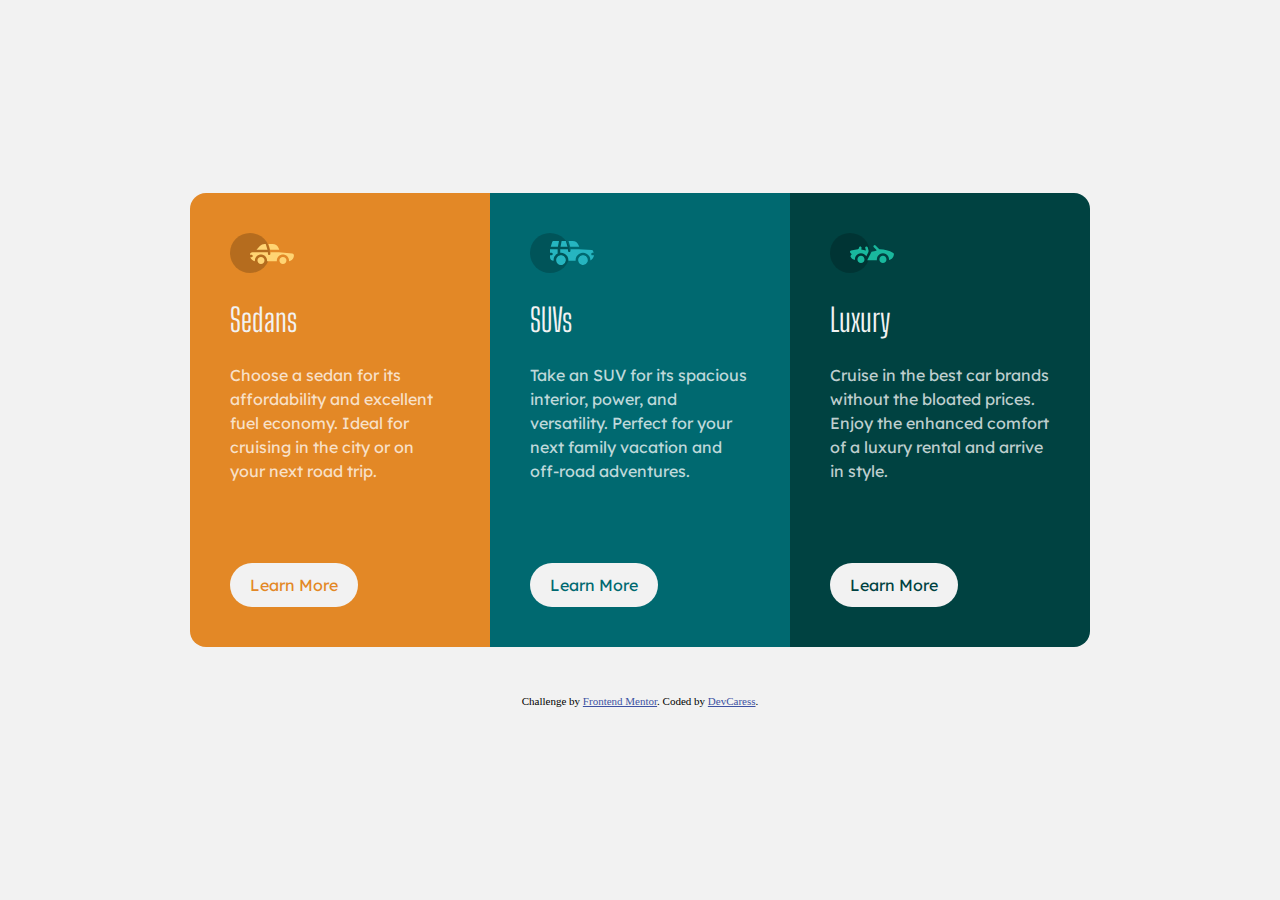
<file: 3-column-preview-card-component-main/index.html>
<!DOCTYPE html>
<html lang="en">

<head>
  <meta charset="UTF-8">
  <meta name="viewport" content="width=device-width, initial-scale=1.0">
  <!-- displays site properly based on user's device -->

  <link rel="icon" type="image/png" sizes="32x32" href="./images/favicon-32x32.png">
  <link rel="stylesheet" href="css/style.css">
  <title>Frontend Mentor | 3-column preview card component</title>

 
</head>

<body>

  <main>
    <section>
      <div class="colum">
        <div class="icon">
          <img src="images/icon-sedans.svg" alt="">
        </div>
        <div class="title">
          Sedans
        </div>
        <div class="description">
          Choose a sedan for its affordability and excellent fuel economy. Ideal for cruising in the city
      or on your next road trip.
        </div>
        <div class="btn">
          Learn More
        </div>
      </div>

      <div class="colum">
        <div class="icon">
          <img src="images/icon-suvs.svg" alt="">
        </div>
        <div class="title">
          SUVs
        </div>
        <div class="description">
          Take an SUV for its spacious interior, power, and versatility. Perfect for your next family vacation
      and off-road adventures.
        </div>
        <div class="btn">
          Learn More
        </div>
      </div>

      <div class="colum">
        <div class="icon">
          <img src="images/icon-luxury.svg" alt="">
        </div>
        <div class="title">
          Luxury
        </div>
        <div class="description">
          Cruise in the best car brands without the bloated prices. Enjoy the enhanced comfort of a luxury
      rental and arrive in style.
        </div>
        <div class="btn">
          Learn More
        </div>
      </div>

    </section>

    <div class="attribution">
      Challenge by <a href="https://www.frontendmentor.io?ref=challenge" target="_blank">Frontend Mentor</a>.
      Coded by <a href="#">DevCaress</a>.
    </div>
  </main>
</body>

</html>
</file>
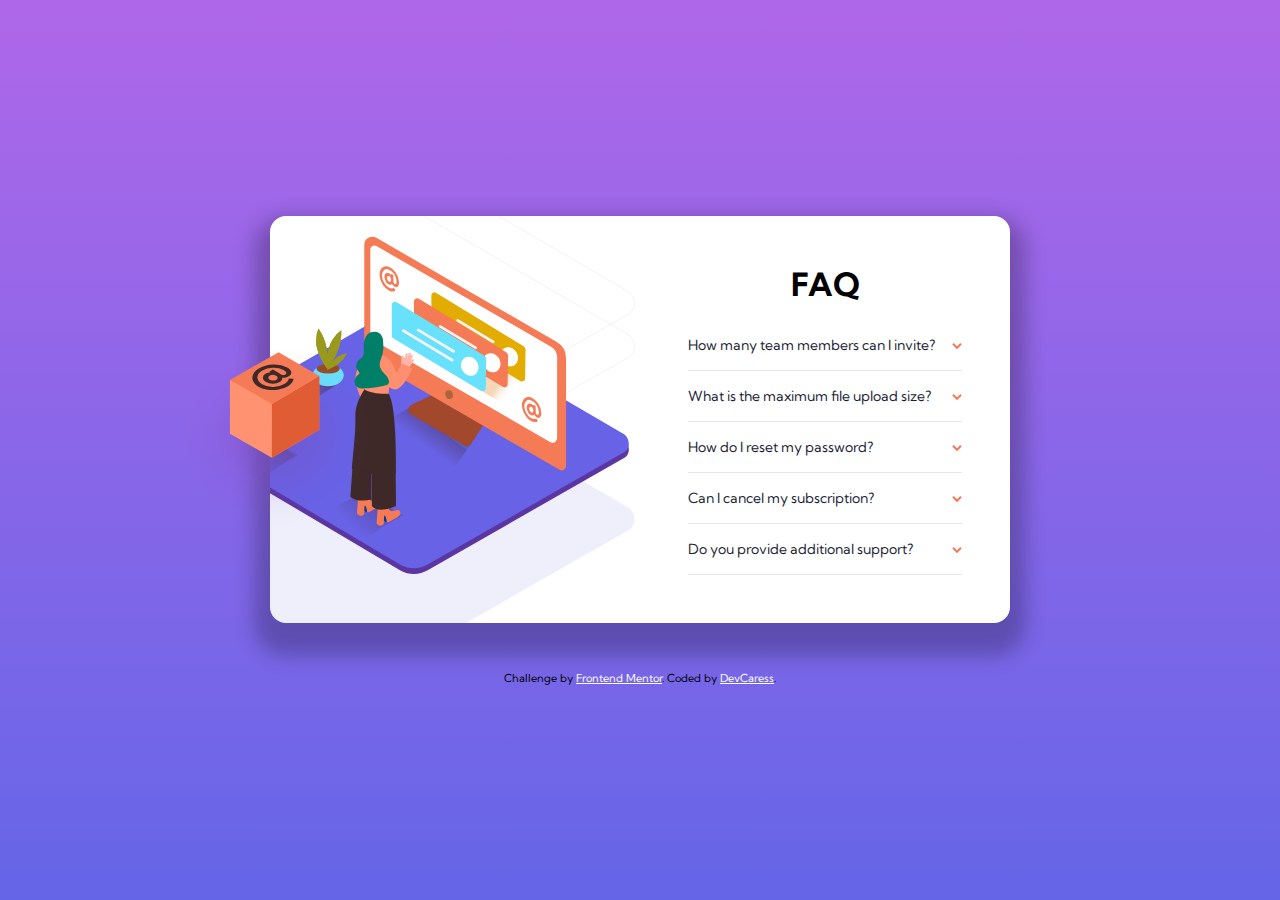
<file: faq-accordion-card-main/index.html>
<!DOCTYPE html>
<html lang="en">

<head>
  <meta charset="UTF-8">
  <meta name="viewport" content="width=device-width, initial-scale=1.0">
  <!-- displays site properly based on user's device -->

  <link rel="icon" type="image/png" sizes="32x32" href="./images/favicon-32x32.png">
  <link rel="stylesheet" href="css/style.css">
  <title>Frontend Mentor | FAQ Accordion Card</title>


</head>

<body>
  <main>

    <div class="faq">

      <div class="img">
        
      </div>

      <div class="content">

        <div class="content-title">
          FAQ
        </div>

        <div class="question">
          <div class="title">
            <div class="text">
              How many team members can I invite?
            </div>
            <div class="arrow"></div>
          </div>
          <div class="answer">
            You can invite up to 2 additional users on the Free plan. There is no limit on
            team members for the Premium plan.
          </div>
        </div>

        <div class="question">
          <div class="title">
            <div class="text">
              What is the maximum file upload size?
            </div>
            <div class="arrow"></div>
          </div>
          <div class="answer">
            No more than 2GB. All files in your account must fit your allotted storage space.

          </div>
        </div>

        <div class="question">
          <div class="title">
            <div class="text">
              How do I reset my password?
            </div>
            <div class="arrow"></div>
          </div>
          <div class="answer">
            Click “Forgot password” from the login page or “Change password” from your profile page.
            A reset link will be emailed to you.
          </div>
        </div>

        <div class="question">
          <div class="title">
            <div class="text">
              Can I cancel my subscription?
            </div>
            <div class="arrow"></div>
          </div>
          <div class="answer">
            Yes! Send us a message and we’ll process your request no questions asked.

          </div>
        </div>

        <div class="question">
          <div class="title">
            <div class="text">
              Do you provide additional support?
            </div>
            <div class="arrow"></div>
          </div>
          <div class="answer">
            Chat and email support is available 24/7. Phone lines are open during normal business hours.
          </div>
        </div>
      </div>

    </div>

    <div class="attribution">
      Challenge by <a href="https://www.frontendmentor.io?ref=challenge" target="_blank">Frontend Mentor</a>.
      Coded by <a href="#">DevCaress</a>.
    </div>
  </main>

  <script src="js/app.js"></script>
</body>

</html>
</file>
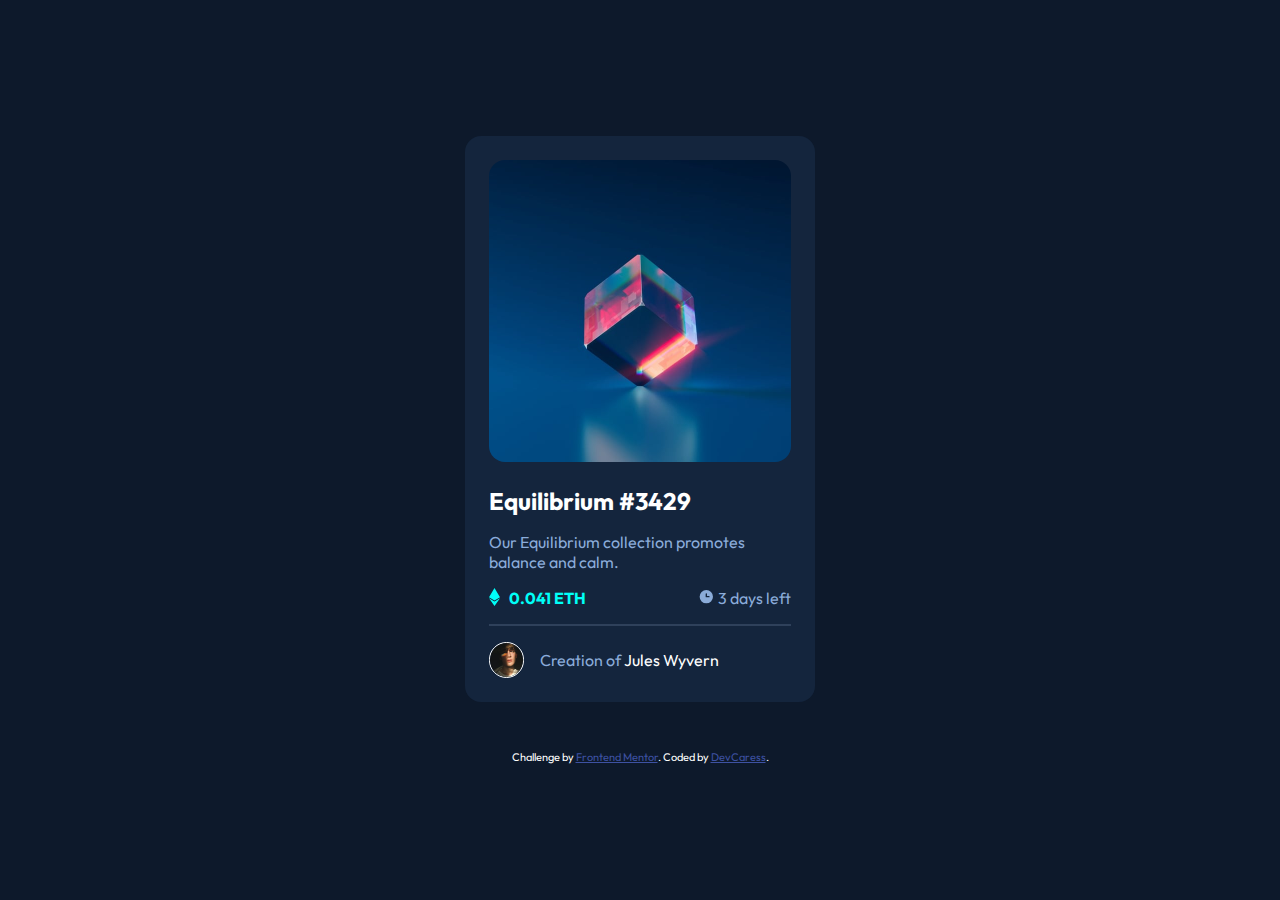
<file: nft-preview-card-component-main/index.html>
<!DOCTYPE html>
<html lang="en">

<head>
  <meta charset="UTF-8">
  <meta name="viewport" content="width=device-width, initial-scale=1.0">
  <!-- displays site properly based on user's device -->

  <link rel="icon" type="image/png" sizes="32x32" href="./images/favicon-32x32.png">
  <link rel="stylesheet" href="css/style.css">
  <title>Frontend Mentor | NFT preview card component</title>

</head>

<body>

  <main>
    <article>

      <div class="img">
        <div class="eye-container">
          <img class="eye" src="images/icon-view.svg" alt="">
        </div>
      </div>
  
      <div class="info">
        <div class="title">Equilibrium #3429</div>
        <div class="description"> Our Equilibrium collection promotes balance and calm.</div>
        <div class="specs">
          <span class="price">0.041 ETH</span>
          <span class="time">3 days left</span>   
        </div>  
      </div>
  
      <div class="profile">
        <img src="images/image-avatar.png" alt="">
        <p>Creation of <a href="#">Jules Wyvern</a></p>
      </div>
  
    </article>
  
    <div class="attribution">
      Challenge by <a href="https://www.frontendmentor.io?ref=challenge" target="_blank">Frontend Mentor</a>.
      Coded by <a href="#">DevCaress</a>.
    </div>
  </main>

</body>

</html>
</file>
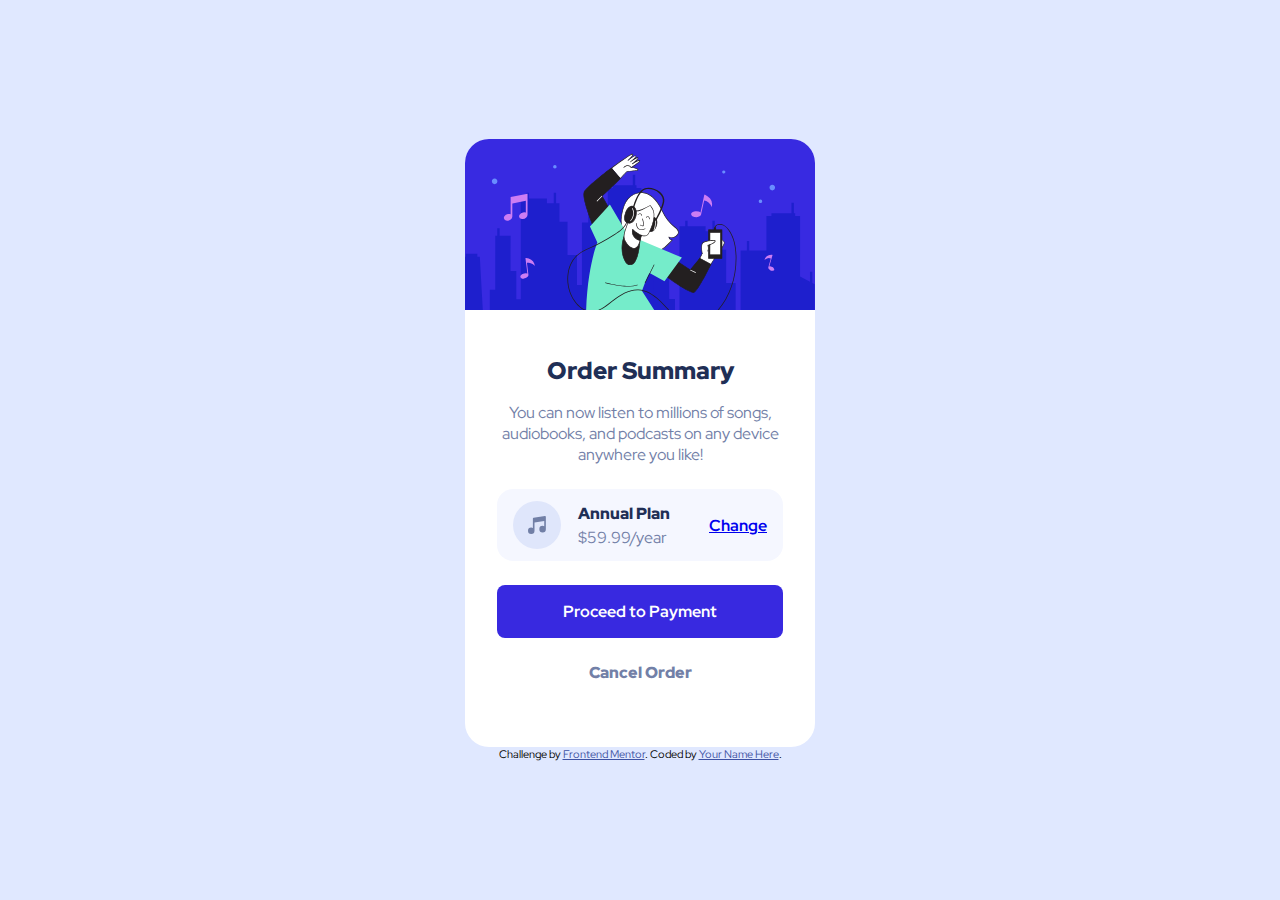
<file: order-summary-component-main/index.html>
<!DOCTYPE html>
<html lang="en">

<head>
  <meta charset="UTF-8">
  <meta name="viewport" content="width=device-width, initial-scale=1.0">
  <!-- displays site properly based on user's device -->

  <link rel="icon" type="image/png" sizes="32x32" href="./images/favicon-32x32.png">
  <link rel="stylesheet" href="css/style.css">
  <title>Frontend Mentor | Order summary card</title>

</head>

<body>

  <main>
    <article>
      <div class="img">
        <img src="images/illustration-hero.svg" alt="">
      </div>
      <div class="info">

        <div class="title">
          Order Summary
        </div>

        <div class="description">
          <p>You can now listen to millions of songs, audiobooks, and podcasts on any
            device anywhere you like!</p>
        </div>

        <div class="membership">

          <div class="left">
            <img src="images/icon-music.svg" alt="">
            <div class="membership-name">
              Annual Plan
            </div>
            <div class="price">
              $59.99/year
            </div>
          </div>

          <div class="right">
            <a href="#">Change</a>
          </div>

          
        </div>

        <div class="btns">
          <div class="pay">Proceed to Payment</div>
          <div class="cancel">Cancel Order</div>
        </div>

      </div>

    </article>

    <div class="attribution">
      Challenge by <a href="https://www.frontendmentor.io?ref=challenge" target="_blank">Frontend Mentor</a>.
      Coded by <a href="#">Your Name Here</a>.
    </div>
  </main>

</body>

</html>
</file>
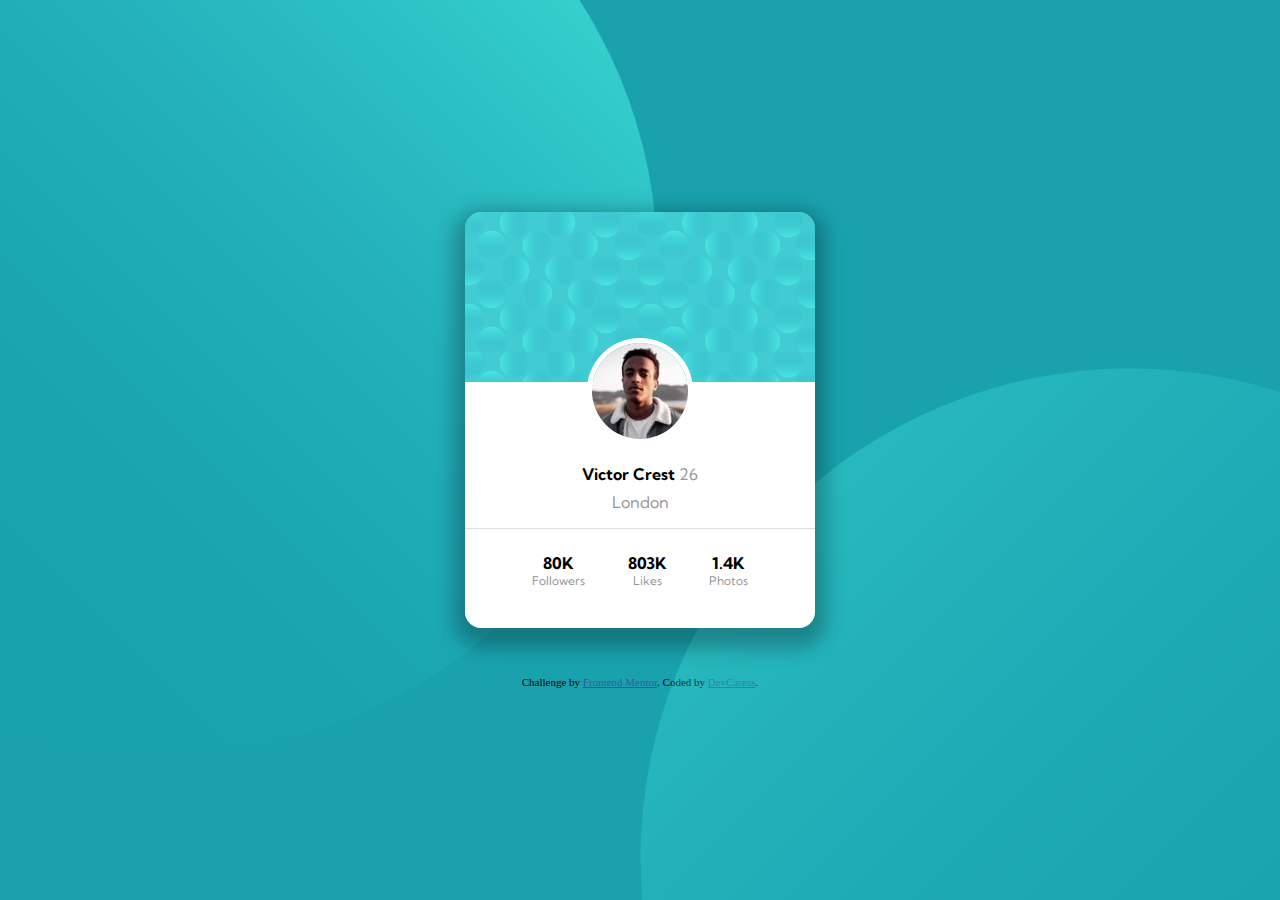
<file: profile-card-component-main/index.html>
<!DOCTYPE html>
<html lang="en">

<head>
  <meta charset="UTF-8">
  <meta name="viewport" content="width=device-width, initial-scale=1.0">
  <!-- displays site properly based on user's device -->

  <link rel="icon" type="image/png" sizes="32x32" href="./images/favicon-32x32.png">
  <link rel="stylesheet" href="css/style.css">
  <title>Frontend Mentor | Profile card component</title>


</head>

<body>
  <main>

    <div class="card">
      <div class="img"></div>
      <div class="content">
        
        <div class="img-profile">
          <img src="images/image-victor.jpg" alt="">
        </div>

        <div class="user">
          <div>Victor Crest <span>26</span></div>
          <div>London</div>
        </div>

        <div class="numbers">
          <div class="number">
            <span>80K</span>
            <span>Followers</span>
          </div>
          <div class="number">
            <span>803K</span>
            <span>Likes</span>
          </div>
          <div class="number">
            <span>1.4K</span>
            <span>Photos</span>
          </div>
        </div>
      </div>
    </div>

    <div class="attribution">
      Challenge by <a href="https://www.frontendmentor.io?ref=challenge" target="_blank">Frontend Mentor</a>.
      Coded by <a href="#">DevCaress</a>.
    </div>
  </main>
</body>

</html>
</file>
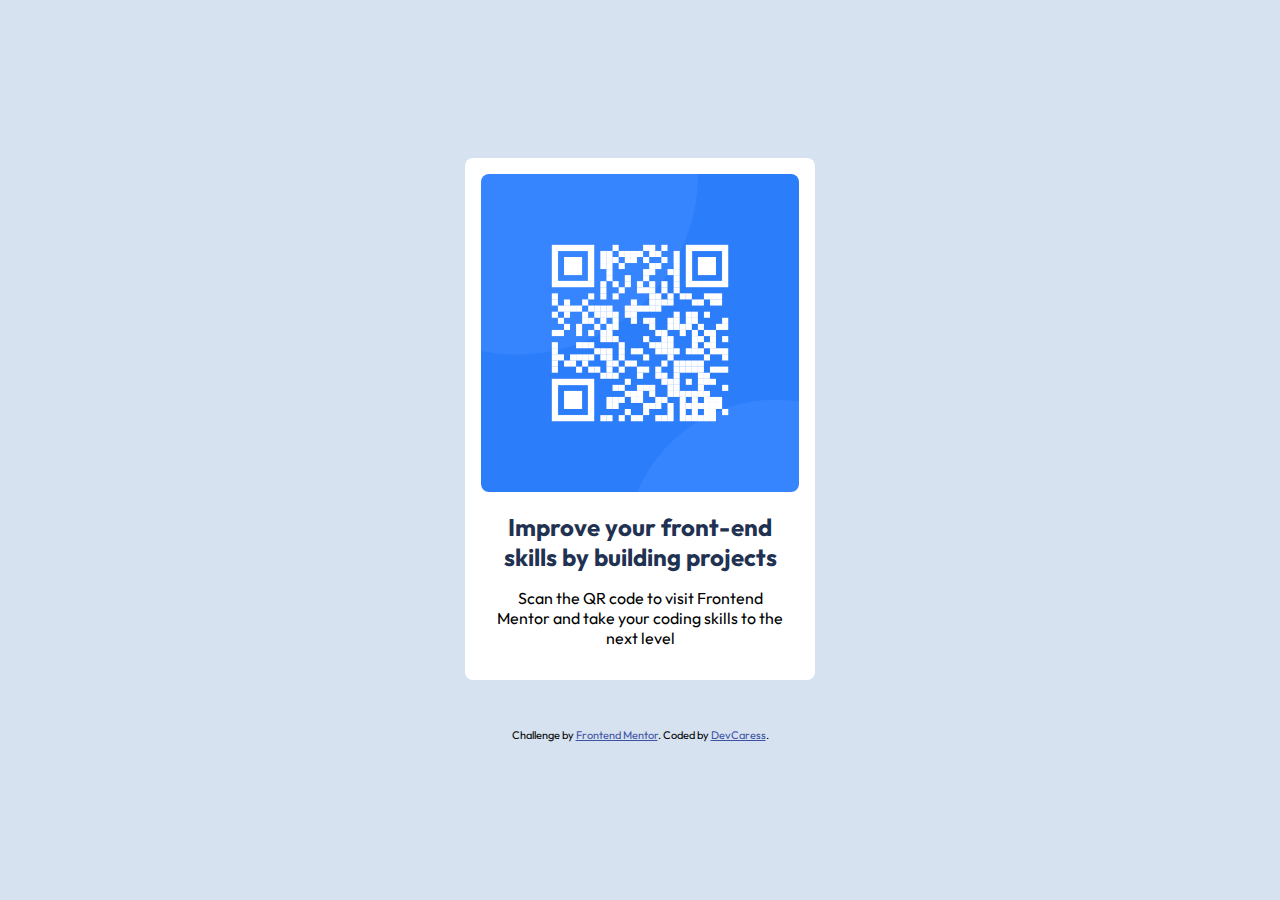
<file: qr-code-component-main/index.html>
<!DOCTYPE html>
<html lang="en">

<head>
  <meta charset="UTF-8">
  <meta name="viewport" content="width=device-width, initial-scale=1.0">
  <!-- displays site properly based on user's device -->

  <link rel="icon" type="image/png" sizes="32x32" href="./images/favicon-32x32.png">
  <link rel="stylesheet" href="css/style.css">
  <title>Frontend Mentor | QR code component</title>


</head>

<body>

  <main>
    <article>

      <div class="img">
        <img src="images/image-qr-code.png" alt="">
      </div>

      <div class="info">
        <h2 class="title">
          Improve your front-end skills by building projects
        </h2>

        <p>
          Scan the QR code to visit Frontend Mentor and take your coding skills to the next level

        </p>

      </div>

    </article>

    <div class="attribution">
      Challenge by <a href="https://www.frontendmentor.io?ref=challenge" target="_blank">Frontend Mentor</a>.
      Coded by <a href="https://github.com/DevCaress/">DevCaress</a>.
    </div>

  </main>
</body>

</html>
</file>
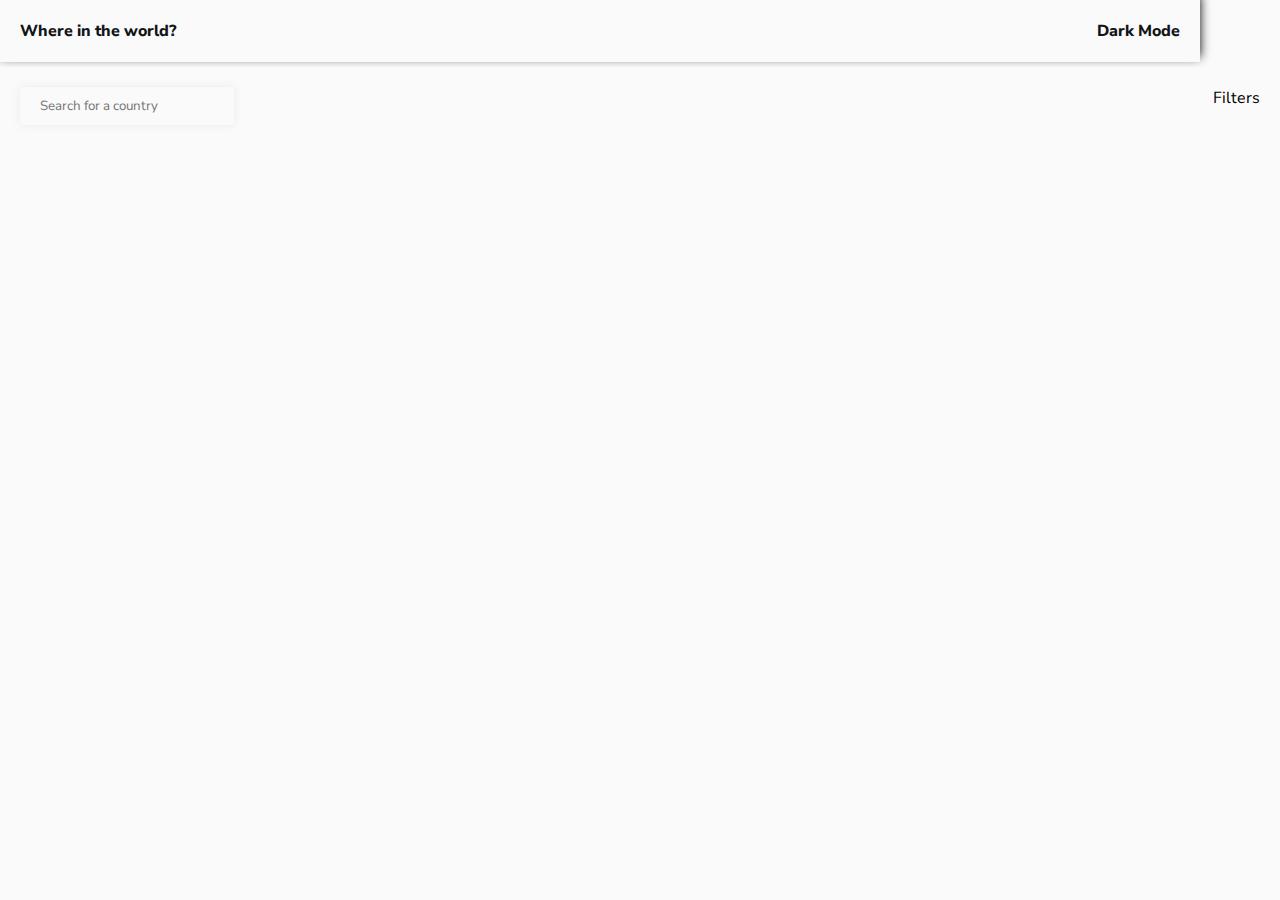
<file: rest-countries-api-with-color-theme-switcher-master/index.html>
<!DOCTYPE html>
<html lang="en">
<head>
    <meta charset="UTF-8">
    <meta http-equiv="X-UA-Compatible" content="IE=edge">
    <meta name="viewport" content="width=device-width, initial-scale=1.0">
    <link rel="stylesheet" href="css/style.css">
    <title>Rest Countries</title>
</head>
<body>
    
    <nav>
        <div>
            <span>Where in the world?</span>
        </div>
        <div>
            <span>Dark Mode</span>
        </div>
    </nav>

    <main>
        <section>
            <div>
                <input type="text" name="search" id="search" placeholder="Search for a country">
            </div>
            <div>
                Filters
            </div>
        </section>
        <section class="cards">
            
        </section>
    </main>

    <script src="js/main.js"></script>
</body>
</html>
</file>
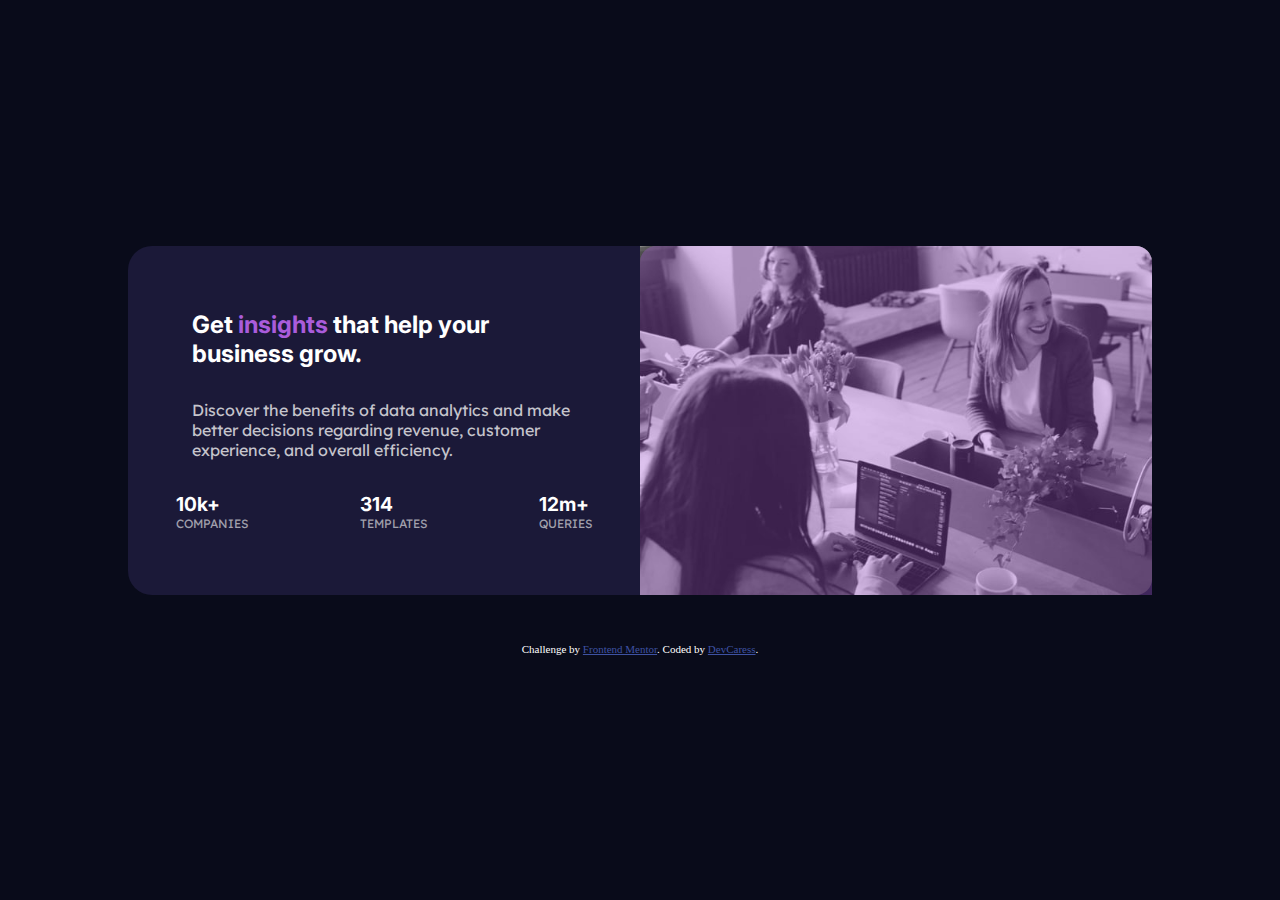
<file: stats-preview-card-component-main/index.html>
<!DOCTYPE html>
<html lang="en">

<head>
  <meta charset="UTF-8">
  <meta name="viewport" content="width=device-width, initial-scale=1.0">
  <!-- displays site properly based on user's device -->

  <link rel="icon" type="image/png" sizes="32x32" href="./images/favicon-32x32.png">
  <link rel="stylesheet" href="css/style.css">
  <title>Frontend Mentor | Stats preview card component</title>

</head>

<body>

  <main>
    <div class="header">
      <div class="img">

      </div>

      <div class="section-2">
        <div class="title">
          Get <span>insights</span> that help your business grow.
        </div>

        <div class="description">
          Discover the benefits of data analytics and make better decisions regarding revenue, customer
          experience, and overall efficiency.
        </div>

        <div class="numbers">
          <div class="heads">
            <div class="head-h1">10k+</div>
            <div class="head-h2">companies</div>
          </div>
          <div class="heads">
            <div class="head-h1">314</div>
            <div class="head-h2">templates</div>
          </div>
          <div class="heads">
            <div class="head-h1">12m+</div>
            <div class="head-h2">queries</div>
          </div>

        </div>
      </div>

    </div>

    <div class="attribution">
      Challenge by <a href="https://www.frontendmentor.io?ref=challenge" target="_blank">Frontend Mentor</a>.
      Coded by <a href="#">DevCaress</a>.
    </div>
  </main>
</body>

</html>
</file>
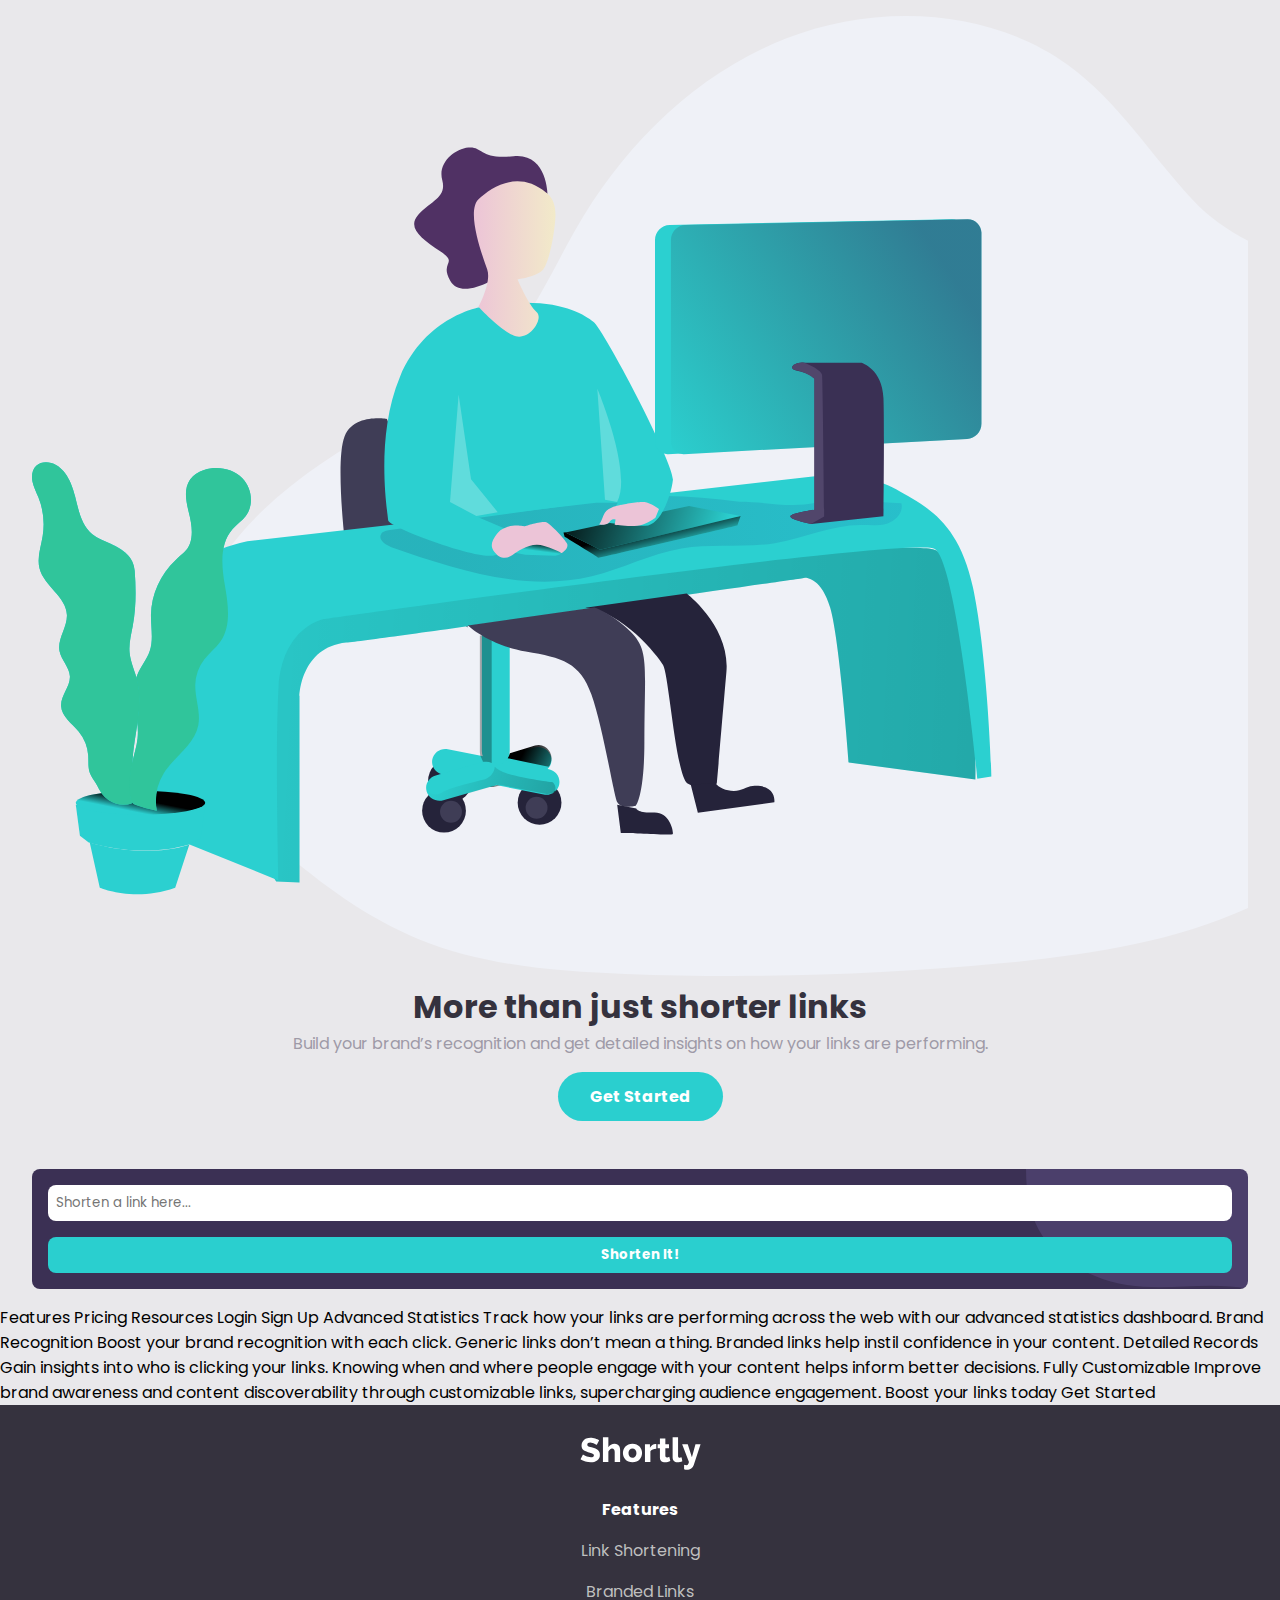
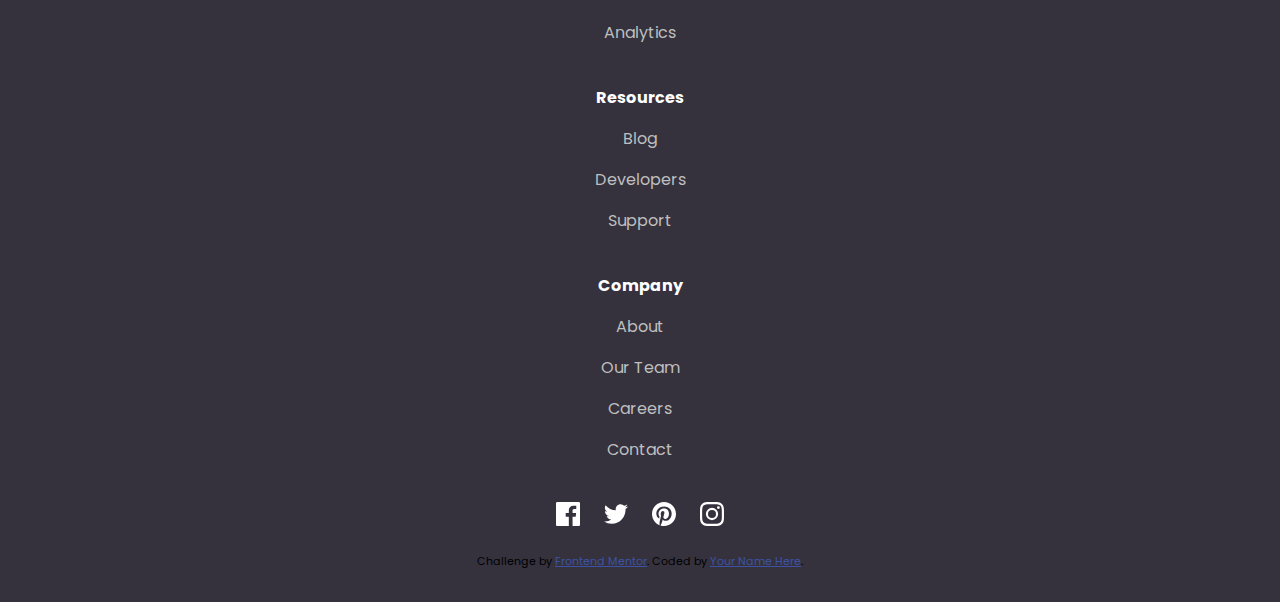
<file: url-shortening-api-master/index.html>
<!DOCTYPE html>
<html lang="en">

<head>
  <meta charset="UTF-8">
  <meta name="viewport" content="width=device-width, initial-scale=1.0">
  <!-- displays site properly based on user's device -->

  <link rel="icon" type="image/png" sizes="32x32" href="./images/favicon-32x32.png">
  <link rel="stylesheet" href="css/style.css">
  <title>Frontend Mentor | Shortly URL shortening API Challenge</title>

  <!-- Feel free to remove these styles or customise in your own stylesheet 👍 -->
  <style>
    .attribution {
      font-size: 11px;
      text-align: center;
    }

    .attribution a {
      color: hsl(228, 45%, 44%);
    }
  </style>
</head>

<body>

 <main>
  <section>
    <div class="fst--left">
      <img src="images/illustration-working.svg" alt="">
    </div>
    <div class="fst--right">

      <div class="title">
        More than just shorter links
      </div>

      <div class="desc">
        Build your brand’s recognition and get detailed insights on how your links are performing.
      </div>
      
      <div class="btn">
        Get Started
      </div>

     
    </div>
  </section>

  <section>
    
    <form action="">
      <input type="text" placeholder="Shorten a link here...">
      <input type="submit" value="Shorten It!">
    </form>

    <div class="shorts"></div>
  
  </section>

 </main>

  Features
  Pricing
  Resources

  Login
  Sign Up



  

  Advanced Statistics

  Track how your links are performing across the web with our
  advanced statistics dashboard.

  Brand Recognition

  Boost your brand recognition with each click. Generic links don’t
  mean a thing. Branded links help instil confidence in your content.

  Detailed Records

  Gain insights into who is clicking your links. Knowing when and where
  people engage with your content helps inform better decisions.

  Fully Customizable

  Improve brand awareness and content discoverability through customizable
  links, supercharging audience engagement.

  Boost your links today

  Get Started

  <footer>

    <div class="footer-colum">
      <svg xmlns="http://www.w3.org/2000/svg" width="121" height="33">
        <path fill="#fff"
          d="M16.715 7.932c-.068-.09-.306-.26-.714-.51s-.918-.51-1.53-.782-1.281-.51-2.006-.714a8.005 8.005 0 00-2.176-.306c-1.995 0-2.992.669-2.992 2.006 0 .408.107.748.323 1.02.215.272.532.516.952.731.419.215.946.414 1.58.595l1.406.393.805.219c1.156.317 2.198.663 3.128 1.037.929.374 1.717.839 2.363 1.394a5.647 5.647 0 011.496 2.023c.35.793.527 1.745.527 2.856 0 1.36-.255 2.51-.765 3.451-.51.94-1.185 1.7-2.023 2.278-.84.578-1.802.997-2.89 1.258-1.088.26-2.21.391-3.366.391a19.68 19.68 0 01-5.44-.799c-.884-.26-1.74-.572-2.567-.935A14.358 14.358 0 01.53 22.28l2.448-4.862c.09.113.385.329.884.646.498.317 1.116.635 1.853.952.736.317 1.558.6 2.465.85.906.25 1.824.374 2.754.374 1.972 0 2.958-.6 2.958-1.802 0-.453-.148-.827-.442-1.122-.295-.295-.703-.561-1.224-.799a12.455 12.455 0 00-1.504-.56l-1.702-.495-.976-.288c-1.111-.34-2.074-.708-2.89-1.105-.816-.397-1.49-.856-2.023-1.377a5.003 5.003 0 01-1.19-1.802c-.261-.68-.391-1.473-.391-2.38 0-1.27.238-2.391.714-3.366a7.266 7.266 0 011.938-2.465 8.435 8.435 0 012.839-1.513c1.076-.34 2.215-.51 3.417-.51.838 0 1.666.08 2.482.238.816.159 1.598.363 2.346.612.748.25 1.445.533 2.09.85.647.317 1.242.635 1.786.952l-2.448 4.624zM40.139 25h-5.44V14.97c0-1.156-.227-2.006-.68-2.55-.454-.544-1.077-.816-1.87-.816-.318 0-.663.074-1.037.221a4.173 4.173 0 00-1.088.646 5.827 5.827 0 00-.97 1.003 4.4 4.4 0 00-.68 1.292V25h-5.44V.18h5.44v9.962a6.786 6.786 0 012.602-2.465c1.076-.578 2.26-.867 3.553-.867 1.201 0 2.17.21 2.907.629.736.42 1.303.952 1.7 1.598.396.646.663 1.371.799 2.176.136.805.204 1.592.204 2.363V25zm12.34.34c-1.519 0-2.873-.25-4.063-.748-1.19-.499-2.193-1.173-3.01-2.023a8.54 8.54 0 01-1.852-2.958 9.97 9.97 0 01-.63-3.519c0-1.224.21-2.397.63-3.519a8.54 8.54 0 011.853-2.958c.816-.85 1.819-1.53 3.009-2.04s2.544-.765 4.063-.765c1.519 0 2.867.255 4.046.765 1.179.51 2.176 1.19 2.992 2.04a8.754 8.754 0 011.87 2.958 9.736 9.736 0 01.646 3.519 9.97 9.97 0 01-.63 3.519 8.54 8.54 0 01-1.852 2.958c-.816.85-1.82 1.524-3.01 2.023-1.19.499-2.543.748-4.062.748zM48.5 16.092c0 1.405.374 2.533 1.122 3.383.748.85 1.7 1.275 2.856 1.275a3.59 3.59 0 001.564-.34c.476-.227.89-.544 1.24-.952a4.57 4.57 0 00.834-1.479 5.632 5.632 0 00.306-1.887c0-1.405-.374-2.533-1.122-3.383-.748-.85-1.689-1.275-2.822-1.275a3.702 3.702 0 00-2.84 1.292 4.57 4.57 0 00-.832 1.479 5.632 5.632 0 00-.306 1.887zm27.776-4.284c-1.315.023-2.505.238-3.57.646-1.065.408-1.836 1.02-2.312 1.836V25h-5.44V7.15h4.998v3.604c.612-1.201 1.4-2.142 2.363-2.822.963-.68 1.989-1.031 3.077-1.054h.544c.113 0 .227.011.34.034v4.896zm14.074 12.24a21.71 21.71 0 01-2.567.884c-.963.272-1.932.408-2.907.408-.68 0-1.32-.085-1.92-.255a4.286 4.286 0 01-1.582-.816c-.453-.374-.81-.867-1.07-1.479-.262-.612-.392-1.349-.392-2.21v-9.316h-2.278V7.15h2.278V1.472h5.44V7.15h3.638v4.114h-3.638v7.446c0 .59.147 1.014.442 1.275.295.26.669.391 1.122.391.408 0 .827-.068 1.258-.204.43-.136.805-.283 1.122-.442l1.054 4.318zM92.627.18h5.44v18.462c0 1.36.578 2.04 1.734 2.04.272 0 .572-.04.901-.119.329-.08.63-.198.901-.357l.714 4.08c-.68.317-1.462.567-2.346.748-.884.181-1.711.272-2.482.272-1.564 0-2.765-.408-3.604-1.224-.839-.816-1.258-1.995-1.258-3.536V.18zm11.456 27.506c.454.159.879.272 1.275.34a6.4 6.4 0 001.071.102c.658 0 1.168-.227 1.53-.68.363-.453.692-1.27.986-2.448l-6.8-17.85h5.61l4.148 13.192 3.57-13.192h5.1l-6.8 20.74a7.106 7.106 0 01-2.55 3.587c-1.224.918-2.674 1.377-4.352 1.377a8.17 8.17 0 01-1.377-.119 7.516 7.516 0 01-1.41-.391v-4.658z" />
      </svg>
    </div>
    <div class="footer-colum">
      <ul>
        <li><a href="#">Features</a> </li>
        <li><a href="#">Link Shortening</a></li>
        <li><a href="#">Branded Links</a></li>
        <li><a href="#">Analytics</a></li>
      </ul>
    </div>
    <div class="footer-colum">
      <ul>
        <li><a href="#">Resources</a></li>
        <li><a href="#">Blog</a></li>
        <li><a href="#">Developers</a></li>
        <li><a href="#">Support</a></li>
      </ul>
    </div>
    <div class="footer-colum">
      <ul>
        <li><a href="">Company</a></li>
        <li><a href="">About</a></li>
        <li><a href="">Our Team</a></li>
        <li><a href="">Careers</a></li>
        <li><a href="">Contact</a></li>
      </ul>
    </div>
    <div class="footer-colum">
      <div class="social-networks">
        <div class="network">
          <img src="images/icon-facebook.svg" alt="">
        </div>
        <div class="network">
          <img src="images/icon-twitter.svg" alt="">
        </div>
        <div class="network">
          <img src="images/icon-pinterest.svg" alt="">
        </div>
        <div class="network">
          <img src="images/icon-instagram.svg" alt="">
        </div>
      </div>
      <div class="attribution">
        Challenge by <a href="https://www.frontendmentor.io?ref=challenge" target="_blank">Frontend Mentor</a>.
        Coded by <a href="#">Your Name Here</a>.
      </div>
    </div>



  </footer>

  <script src="js/main.js"></script>

</body>

</html>
</file>
<file: 3-column-preview-card-component-main/css/style.css>
@import url("https://fonts.googleapis.com/css2?family=Lexend+Deca&display=swap");
@import url("https://fonts.googleapis.com/css2?family=Big+Shoulders+Display:wght@700&display=swap");
* {
  padding: 0;
  margin: 0;
  box-sizing: border-box;
}

main {
  align-items: center;
  background-color: #f2f2f2;
  display: flex;
  flex-direction: column;
  height: 100vh;
  justify-content: center;
}
main section {
  border-radius: 1rem;
  display: flex;
}
main section .colum {
  padding: 2.5rem;
  width: 300px;
}
main section .colum:first-child {
  color: #e38826;
  background-color: #e38826;
  border-radius: 1rem 0 0 1rem;
}
main section .colum:nth-child(2) {
  color: #006970;
  background-color: #006970;
}
main section .colum:last-child {
  color: #004241;
  background-color: #004241;
  border-radius: 0 1rem 1rem 0;
}
main section .colum .title {
  color: #f2f2f2;
  font-family: "Big Shoulders Display", cursive;
  font-size: 2rem;
  padding: 1.5rem 0;
}
main section .colum .description {
  color: rgba(255, 255, 255, 0.75);
  font-family: "Lexend Deca", sans-serif;
  line-height: 1.5rem;
  padding: 0 0 5rem;
}
main section .colum .btn {
  background-color: #f2f2f2;
  text-align: center;
  font-family: "Lexend Deca", sans-serif;
  border-radius: 1.5rem;
  width: fit-content;
  padding: 0.75rem 1.25rem;
  color: inherit;
}
main .attribution {
  font-size: 11px;
  text-align: center;
  margin-top: 3rem;
}
main .attribution a {
  color: #3e52a3;
}

@media screen and (max-width: 920px) {
  main {
    height: initial;
    padding: 3rem 0;
  }
  main section {
    flex-direction: column;
  }
  main section .colum:first-child {
    border-radius: 1rem 1rem 0 0;
  }
  main section .colum:last-child {
    border-radius: 0 0 1rem 1rem;
  }
  main section .colum .description {
    padding-bottom: 2rem;
  }
}

/*# sourceMappingURL=style.css.map */
</file>
<file: faq-accordion-card-main/css/style.css>
@import url("https://fonts.googleapis.com/css2?family=Kumbh+Sans:wght@400;700&display=swap");
* {
  box-sizing: border-box;
  margin: 0;
  padding: 0;
}

main {
  align-items: center;
  background: linear-gradient(#af67e9 0%, #6565e7 100%);
  display: flex;
  flex-direction: column;
  font-family: "Kumbh Sans", sans-serif;
  font-size: 14px;
  height: 100vh;
  justify-content: center;
}
main .faq {
  background-color: #fff;
  border-radius: 1rem;
  box-shadow: 0px 17px 20px 16px #0000003d;
  display: flex;
  flex-direction: column;
  padding: 0 1.5rem 1.5rem;
  width: 350px;
}
main .faq .img {
  height: 140px;
  position: relative;
}
main .faq .img::before {
  content: url(../images/bg-pattern-mobile.svg);
  display: block;
  margin: auto;
  width: 240px;
}
main .faq .img::after {
  content: url(../images/illustration-woman-online-mobile.svg);
  position: absolute;
  top: -100px;
  width: 240px;
  left: calc((100% - 240px) / 2);
}
main .faq .content-title {
  font-size: 2rem;
  font-weight: 700;
  text-align: center;
  margin-bottom: 1rem;
}
main .faq .question {
  border-bottom: 1px solid #e7e7e9;
  padding: 1rem 0;
}
main .faq .question:hover {
  cursor: pointer;
  font-weight: 700;
}
main .faq .question .title {
  display: flex;
  justify-content: space-between;
  pointer-events: none;
}
main .faq .question .title .text {
  color: #1d1e35;
}
main .faq .question .title .text.active {
  font-weight: bold;
}
main .faq .question .title .arrow.active {
  transform: rotate(180deg);
}
main .faq .question .title .arrow::after {
  content: url(../images/icon-arrow-down.svg);
}
main .faq .question .answer {
  color: #787887;
  display: none;
  font-weight: 400;
  padding: 0.5rem 0;
  pointer-events: none;
  transition: display 5s;
}
main .faq .question .answer.active {
  display: block;
  transition: display 5s;
}
main .attribution {
  font-size: 11px;
  text-align: center;
  margin-top: 3rem;
}
main .attribution a {
  color: #fff;
}

@media screen and (min-width: 992px) {
  main .faq {
    padding: 0;
    flex-direction: row;
    width: 740px;
  }
  main .faq .img {
    height: 100%;
    width: 50%;
    background-image: url(../images/bg-pattern-desktop.svg);
    background-repeat: no-repeat;
    background-size: 150%;
    background-position: -190px -84px;
    position: relative;
    /* img:first-child{
        display: block;
        margin: auto;   
    } */
  }
  main .faq .img::before {
    content: url(../images/illustration-box-desktop.svg);
    position: absolute;
    left: -91px;
    top: 134px;
  }
  main .faq .img::after {
    background-image: url(../images/illustration-woman-online-desktop.svg);
    background-position: -85px 20px;
    background-repeat: no-repeat;
    background-size: 120%;
    content: "";
    display: block;
    height: 100%;
    position: initial;
    width: 100%;
  }
  main .faq .content {
    width: 50%;
    padding: 3rem;
  }
}

/*# sourceMappingURL=style.css.map */
</file>
<file: nft-preview-card-component-main/css/style.css>
@import url('https://fonts.googleapis.com/css2?family=Outfit:wght@400;700&display=swap');


* {
    margin: 0;
    padding: 0;
    box-sizing: border-box;
    font-family: 'Outfit', sans-serif;
}


main {
    align-items: center;
    background-color: hsl(217, 54%, 11%);
    display: flex;
    flex-direction: column;
    height: 100vh;
    justify-content: center;
}

article {
    background-color: hsl(216, 50%, 16%);
    border-radius: 1rem;
    padding: 1.5rem;
    width: 350px;
}

article .img {
    align-items: center;
    border-radius: 1rem;
    background-image: url(../images/image-equilibrium.jpg);
    background-repeat: no-repeat;
    background-size: contain;
    display: flex;
    height: 302px;
    justify-content: center;
    position: relative;
    cursor: pointer;
}


article .img>.eye-container {
    display: flex;
    align-items: center;
    background-color: hsla(178, 100%, 50%, .5);
    border-radius: 1rem;
    justify-content: center;
    opacity: 0;
    position: absolute;
    width: 100%;
    height: 100%;
}


article .img>.eye-container:hover {
    opacity: 1;
}

article .img>.eye-container .eye {
    width: 2rem;
}

article .img>img {
    border-radius: 1rem;
    width: 100%;
}

article .info div {
    padding: .5rem 0;
}

article .info>.title {
    color: #fff;
    font-weight: bold;
    font-size: 1.5rem;
    margin-top: 1rem;
}

article .info>.title:hover {
    color: hsl(178, 100%, 50%);
    cursor: pointer;
}

article .info>.description {
    color: hsl(215, 51%, 70%);
}

article .info>.specs {
    display: flex;
    justify-content: space-between;
    align-items: center;
}

article .info>.specs>.price {
    color: hsl(178, 100%, 50%);
    font-weight: bold;
    position: relative;
    margin-left: 20px;
}

article .info>.specs>.price::before {
    content: url(../images/icon-ethereum.svg);
    position: absolute;
    left: -20px;
}

article .info>.specs>.time {
    color: hsl(215, 51%, 70%);
    position: relative;
    margin-left: 20px;
}

article .info>.specs>.time::before {
    content: url(../images/icon-clock.svg);
    position: absolute;
    left: -20px;

}

article .profile {
    align-items: center;
    border-top: 2px solid hsl(215, 32%, 27%);
    display: flex;
    padding-top: 1rem;
    margin-top: .5rem;
}

article .profile>img {
    width: 2.2rem;
    border: 1px solid #fff;
    border-radius: 50%;
    margin-right: 1rem;
}

article .profile p {
    color: hsl(215, 51%, 70%);
}

article .profile p a {
    color: #fff;
    text-decoration: none;
}

article .profile p a:hover {
    color: hsl(178, 100%, 50%);
}


.attribution {
    font-size: 11px;
    text-align: center;
    margin-top: 3rem;
    color: #fff;
}

.attribution a {
    color: hsl(228, 45%, 44%);
}
</file>
<file: order-summary-component-main/css/style.css>
@import url("https://fonts.googleapis.com/css2?family=Red+Hat+Display:wght@500;700;900&display=swap");
* {
  padding: 0;
  margin: 0;
  box-sizing: border-box;
  font-family: "Red Hat Display", sans-serif;
}

body {
  background-color: #e0e8ff;
  height: 100vh;
  display: flex;
  justify-content: center;
  align-items: center;
}

article {
  background-color: #fff;
  border-radius: 1.5rem;
  width: 350px;
}
article .img > img {
  border-radius: 1.5rem 1.5rem 0 0;
  width: 100%;
}
article .info {
  padding: 2rem;
}
article .info div {
  padding: 0.5rem 0;
}
article .info div.title {
  color: #1f2f56;
  text-align: center;
  font-size: 1.5rem;
  font-weight: 900;
}
article .info div.description {
  color: #7280a7;
  text-align: center;
}
article .info div.membership {
  align-items: center;
  background-color: #f5f7ff;
  border-radius: 1rem;
  display: flex;
  justify-content: space-between;
  margin: 1rem 0;
  padding: 0.75rem 1rem;
}
article .info div.membership .left {
  align-items: center;
  display: grid;
  grid-template-columns: 65px 1fr;
  grid-template-rows: repeat(2, 1fr);
  padding: 0;
}
article .info div.membership .left img {
  grid-column: 1/2;
  grid-row: 1/3;
}
article .info div.membership .left div {
  padding: 0;
}
article .info div.membership .left div.membership-name {
  color: #1f2f56;
  font-weight: 900;
}
article .info div.membership .left div.price {
  color: #7280a7;
}
article .info div.membership .right a {
  font-weight: 700;
}
article .info div.membership .right a:hover {
  cursor: pointer;
  color: #6255e7;
}
article .info div.btns .pay {
  background-color: #3829e0;
  border-radius: 0.5rem;
  color: #fff;
  font-weight: 700;
  padding: 1rem;
  text-align: center;
}
article .info div.btns .pay:hover {
  cursor: pointer;
  background-color: #6255e7;
  box-shadow: 0px 8px 20px 3px #6255e77d;
}
article .info div.btns .cancel {
  color: #7280a7;
  font-weight: 900;
  padding: 1.5rem;
  text-align: center;
}
article .info div.btns .cancel:hover {
  cursor: pointer;
  color: #1f2f56;
}

.attribution {
  font-size: 11px;
  text-align: center;
}
.attribution a {
  color: #3e52a3;
}

/*# sourceMappingURL=style.css.map */
</file>
<file: profile-card-component-main/css/style.css>
@import url("https://fonts.googleapis.com/css2?family=Kumbh+Sans:wght@400;700&display=swap");
* {
  padding: 0;
  margin: 0;
  box-sizing: border-box;
}

main {
  align-items: center;
  background-color: #19a2ae;
  display: flex;
  flex-direction: column;
  height: 100vh;
  justify-content: center;
  position: relative;
  overflow: hidden;
}
main::before {
  content: url(../images/bg-pattern-top.svg);
  position: absolute;
  width: 100%;
  z-index: 1;
  top: -25%;
  left: -25%;
}
main::after {
  content: url(../images/bg-pattern-bottom.svg);
  position: absolute;
  width: 100%;
  z-index: 1;
  bottom: -50%;
  right: -50%;
}
main .card {
  border-radius: 1rem;
  box-shadow: 0px 9px 20px 11px #00000045;
  font-family: "Kumbh Sans", sans-serif;
  width: 350px;
  z-index: 2;
}
main .card .img {
  background-image: url(../images/bg-pattern-card.svg);
  border-radius: 1rem 1rem 0 0;
  height: 170px;
  width: 100%;
}
main .card .content {
  background-color: #fff;
  border-radius: 0 0 1rem 1rem;
  padding: 1rem 0;
  text-align: center;
}
main .card .content .img-profile img {
  border-radius: 50%;
  margin-top: -60px;
  margin-bottom: 1rem;
  border: 5px solid #fff;
}
main .card .content .user div:first-child {
  font-weight: 700;
  margin-bottom: 0.5rem;
}
main .card .content .user div:first-child span {
  color: #969696;
  font-weight: 400;
}
main .card .content .user div:last-child {
  color: #969696;
  padding-bottom: 1rem;
  border-bottom: 1px solid #96969652;
}
main .card .content .numbers {
  display: flex;
  justify-content: space-evenly;
  padding: 1.5rem;
}
main .card .content .numbers .number {
  display: flex;
  flex-direction: column;
}
main .card .content .numbers .number span:first-child {
  font-weight: 700;
}
main .card .content .numbers .number span:last-child {
  font-size: 0.75rem;
  color: #969696;
  font-weight: 400;
}
main .attribution {
  font-size: 11px;
  margin-top: 3rem;
  text-align: center;
}
main .attribution a {
  color: #3e52a3;
}

/*# sourceMappingURL=style.css.map */
</file>
<file: qr-code-component-main/css/style.css>
@import url('https://fonts.googleapis.com/css2?family=Outfit:wght@400;700&display=swap');

*{
    margin: 0;
    padding: 0;
    box-sizing: border-box;
    font-family: 'Outfit', sans-serif;
}

body{
    align-items: center;
    background-color: hsl(212, 45%, 89%);
    display: flex;
    height: 100vh;
    justify-content: center;
    
}


article{
    border-radius: .5rem;
    background-color: #fff;
    padding: 1rem;
    width: 350px;
    max-width: 375px;
}
article > .info{
    padding: 1rem;
    text-align: center;
}

article > .info > .title{
    color: hsl(218, 44%, 22%);
    margin-bottom: 1rem;
}

article .img > img{
    width: 100%;
    border-radius: .5rem;
}





.attribution { 
    font-size: 11px; 
    text-align: center; 
    margin-top: 3rem;
}

.attribution a { 
    color: hsl(228, 45%, 44%); 
}
</file>
<file: rest-countries-api-with-color-theme-switcher-master/css/style.css>
@import url("https://fonts.googleapis.com/css2?family=Nunito+Sans:wght@300;600;800&display=swap");
* {
  background-color: hsl(0deg, 0%, 98%);
  box-sizing: border-box;
  margin: 0;
  padding: 0;
  font-family: "Nunito Sans", sans-serif;
}
* nav {
  display: flex;
  justify-content: space-between;
  max-width: 1200px;
  padding: 20px;
  box-shadow: 0px -5px 10px 0px;
}
* nav div span {
  font-weight: 800;
  color: hsl(200deg, 15%, 8%);
}
* main {
  margin-top: 5px;
}
* main section {
  display: flex;
  justify-content: space-between;
  padding: 20px;
}
* main section input {
  box-shadow: 0 0 8px 0px rgba(126, 118, 118, 0.1215686275);
  border-radius: 4px;
  outline: none;
  border: none;
  padding: 10px 20px;
}
* main section.cards {
  display: flex;
  flex-wrap: wrap;
}
* main section.cards .card {
  width: 30%;
  height: 300px;
}
* main section.cards .card div img {
  width: 100%;
  height: 150px;
}
* main section.cards .card div p {
  font-weight: bold;
}
* main section.cards .card div p span {
  font-weight: normal;
}

/*# sourceMappingURL=style.css.map */
</file>
<file: stats-preview-card-component-main/css/style.css>
@import url("https://fonts.googleapis.com/css2?family=Inter:wght@400;700&display=swap");
@import url("https://fonts.googleapis.com/css2?family=Lexend+Deca&display=swap");
* {
  padding: 0;
  margin: 0;
  box-sizing: border-box;
}

main {
  align-items: center;
  background-color: #090b1a;
  display: flex;
  flex-direction: column;
  height: 100vh;
  justify-content: center;
}
main .header {
  background-color: #1b1938;
  border-radius: 1.5rem;
  color: #fff;
  display: flex;
  flex-direction: column;
  text-align: center;
  width: 320px;
}
main .header .img {
  width: 100%;
  height: 250px;
  background-image: url(../images/image-header-mobile.jpg);
  background-size: cover;
  background-position: center center;
  background-repeat: no-repeat;
  border-radius: 1rem 1rem 0 0;
  order: 1;
  padding: 1rem;
  position: relative;
}
main .header .img::after {
  background-color: rgba(170, 92, 219, 0.35);
  border-radius: 1rem 1rem 0 0;
  content: "";
  height: 100%;
  left: 0;
  position: absolute;
  top: 0;
  width: 100%;
}
main .header .section-2 {
  padding: 1rem;
  order: 2;
}
main .header .section-2 .title {
  font-family: "Inter", sans-serif;
  font-size: 1.5rem;
  font-weight: 700;
  padding: 1rem;
}
main .header .section-2 .title span {
  color: #aa5cdb;
}
main .header .section-2 .description {
  color: rgba(255, 255, 255, 0.75);
  font-family: "Lexend Deca", sans-serif;
  padding: 1rem;
}
main .header .section-2 .numbers {
  display: flex;
  flex-direction: column;
}
main .header .section-2 .numbers .heads {
  padding: 1rem 0;
}
main .header .section-2 .numbers .heads .head-h1 {
  font-size: 1.2rem;
  font-family: "Inter", sans-serif;
  font-weight: 700;
}
main .header .section-2 .numbers .heads .head-h2 {
  color: rgba(255, 255, 255, 0.6);
  font-family: "Lexend Deca", sans-serif;
  font-size: 0.75rem;
  text-transform: uppercase;
}

.attribution {
  font-size: 11px;
  margin-top: 3rem;
  text-align: center;
  color: #fff;
}

.attribution a {
  color: #3e52a3;
}

@media screen and (min-width: 992px) {
  main > .header {
    flex-direction: row;
    max-width: 1080px;
    width: 80%;
  }
  main > .header div.img {
    border-radius: 0 1rem 1rem 0;
    height: 100%;
    order: 2;
    width: 50%;
  }
  main > .header .section-2 {
    order: 1;
    padding: 3rem;
    text-align: left;
    width: 50%;
  }
  main > .header .section-2 .numbers {
    flex-direction: row;
    justify-content: space-between;
  }
}

/*# sourceMappingURL=style.css.map */
</file>
<file: url-shortening-api-master/css/style.css>
@import url("https://fonts.googleapis.com/css2?family=Poppins:wght@400;700&display=swap");
* {
  box-sizing: border-box;
  font-family: "Poppins", sans-serif;
  margin: 0;
  padding: 0;
}

body {
  background-color: #9e9aa73b;
}

main section {
  margin: 0 1rem;
  padding: 1rem;
}
main section:first-child .fst--left {
  overflow: hidden;
}
main section:first-child .fst--left img {
  width: 120%;
}
main section:first-child .fst--right {
  text-align: center;
}
main section:first-child .fst--right .title {
  color: #35323e;
  font-size: 2rem;
  font-weight: 700;
}
main section:first-child .fst--right .desc {
  color: #9e9aa7;
}
main section:first-child .fst--right .btn {
  background-color: #2acfcf;
  border-radius: 2rem;
  color: #fff;
  font-weight: 700;
  margin: 1rem auto;
  padding: 0.75rem 2rem;
  width: fit-content;
}
main section:nth-child(2) form {
  background-color: #3b3054;
  background-image: url(../images/bg-shorten-mobile.svg);
  background-position: right top;
  background-repeat: no-repeat;
  background-size: contain;
  border-radius: 0.5rem;
  padding: 1rem;
}
main section:nth-child(2) form input {
  border-radius: 0.5rem;
  border: none;
  outline: none;
  padding: 0.5rem;
  width: 100%;
}
main section:nth-child(2) form input:first-child {
  margin: 0 0 1rem;
}
main section:nth-child(2) form input:last-child {
  background-color: #2acfcf;
  color: #fff;
  font-weight: 700;
}
main section:nth-child(2) form input:last-child:hover {
  cursor: pointer;
}
main section:nth-child(2) .shorts .short {
  background-color: #fff;
  border-radius: 0.5rem;
  margin: 1rem 0;
  padding-bottom: 1rem;
}
main section:nth-child(2) .shorts .short div {
  padding: 1rem;
  font-weight: 400;
}
main section:nth-child(2) .shorts .short div:first-child {
  color: #35323e;
  border-bottom: 1px solid #9e9aa73b;
  text-overflow: ellipsis;
  overflow: hidden;
}
main section:nth-child(2) .shorts .short div:nth-child(2) {
  color: #2acfcf;
}
main section:nth-child(2) .shorts .short div:last-child {
  padding: 0.5rem;
  background-color: #2acfcf;
  margin: 0 1rem;
  text-align: center;
  font-weight: 700;
  color: #fff;
  border-radius: 0.5rem;
}
main section:nth-child(2) .shorts .short div:last-child:hover {
  cursor: pointer;
  background-color: #3b3054;
}

footer {
  align-items: center;
  background-color: #35323e;
  display: flex;
  flex-direction: column;
  justify-content: center;
  padding: 2rem 0;
}
footer .footer-colum:last-child > .social-networks {
  display: flex;
  justify-content: center;
  align-items: center;
  padding: 0.5rem 0;
}
footer .footer-colum:last-child > .social-networks img {
  padding: 0.75rem;
}
footer .footer-colum ul {
  padding: 0.75rem 0;
  list-style: none;
}
footer .footer-colum ul li {
  text-align: center;
  padding: 0.5rem 0;
}
footer .footer-colum ul li:first-child > a {
  font-weight: 700;
  color: #fff;
}
footer .footer-colum ul li a {
  color: #bfbfbf;
  text-decoration: none;
}

/*# sourceMappingURL=style.css.map */
</file>
